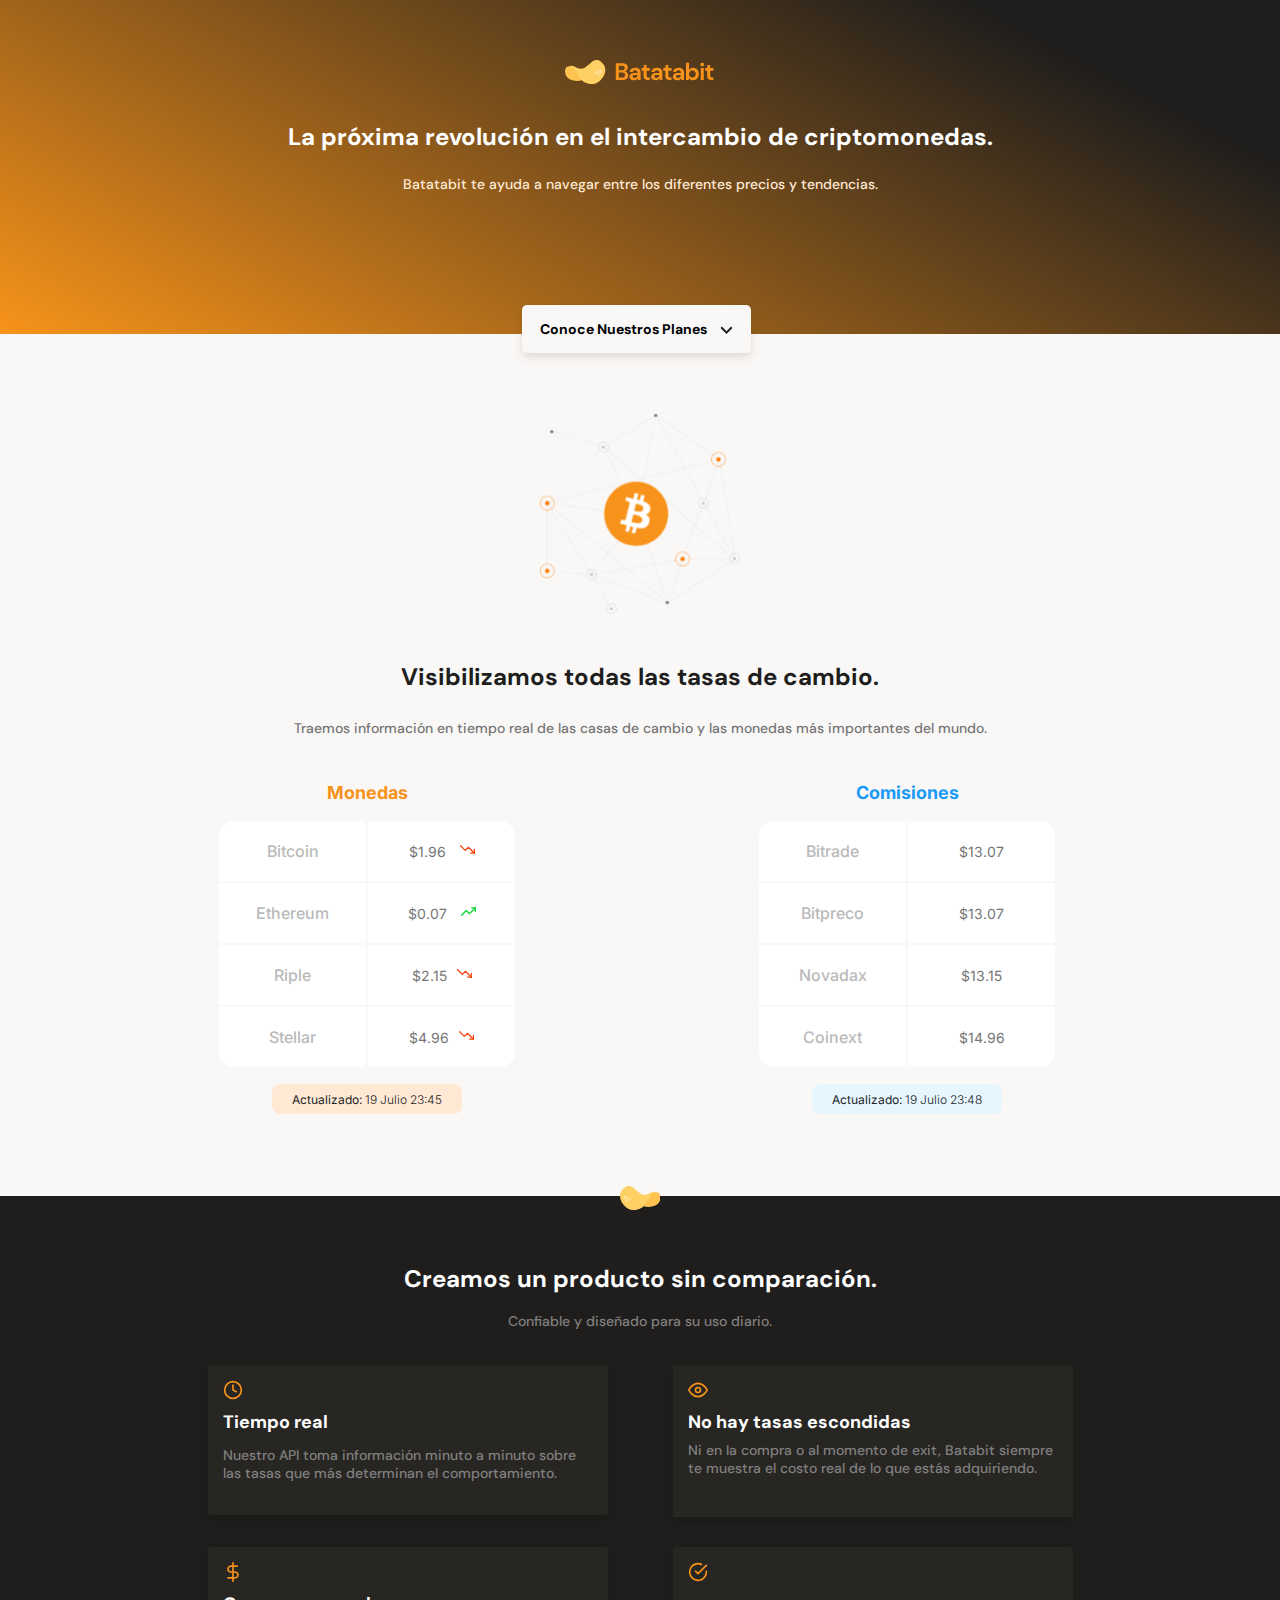
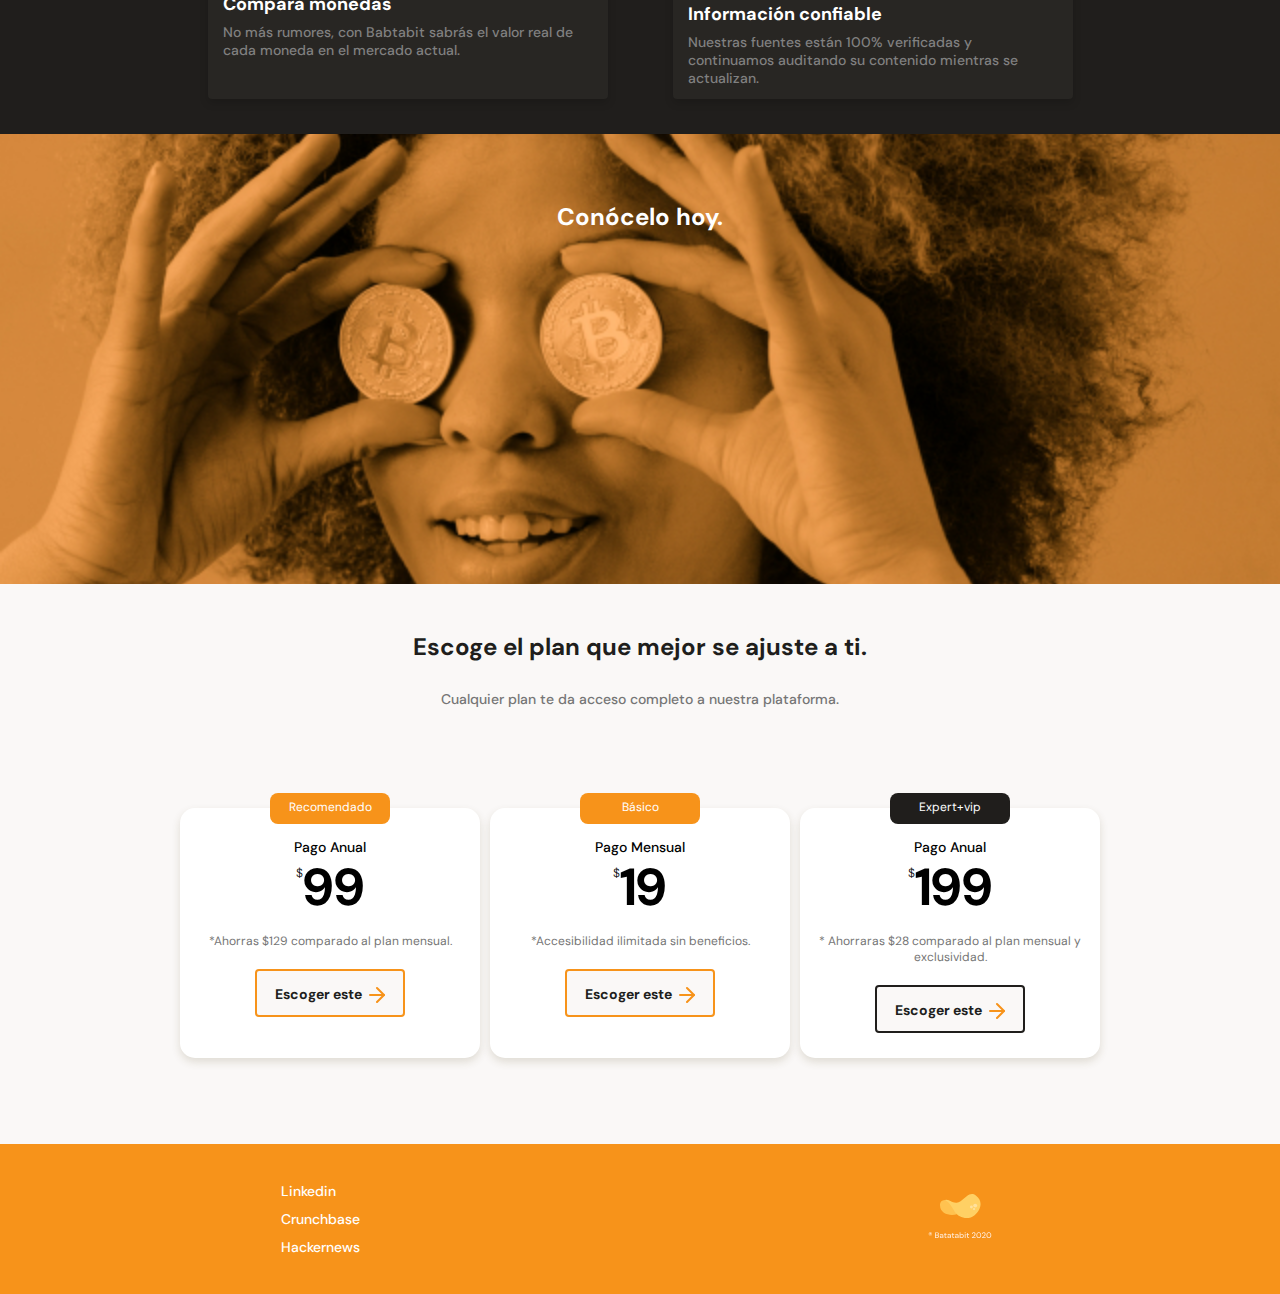
<file: index.html>
<!DOCTYPE html>
<html lang="en">
<head>
    <meta charset="UTF-8">
    <meta http-equiv="X-UA-Compatible" content="IE=edge">
    <meta name="viewport" content="width=device-width, initial-scale=1.0">
    <title>Document</title>
    <link rel="stylesheet" href="./css/style.css">
    <link rel="preconnect" href="https://fonts.googleapis.com">
    <link rel="preconnect" href="https://fonts.gstatic.com" crossorigin>
    <link href="https://fonts.googleapis.com/css2?family=DM+Sans:wght@400;500;700&family=Inter:wght@300;500&display=swap" rel="stylesheet">
    <link rel="stylesheet" href="./css/tablet.css" media="(min-width:930px)">
    <link rel="stylesheet" href="./css/desktop.css" media="(min-width:1086px)">
</head>
<body>
    <header>
        <img src="./assets/icons/logo.svg" alt="Logo">
        <div class="header-title-container">
            <h1>La próxima revolución en el intercambio de criptomonedas.</h1>
            <p>Batatabit te ayuda a navegar entre los diferentes precios y tendencias.</p>
            <a href="#plans" class="header-button">Conoce Nuestros Planes <span></span></a>
        </div>
    </header>
    <main>
        <section class="main-exchange-container">
            <div class="backgroundImg"></div>
            <div class="main-exchange-container-title">
                <h2>Visibilizamos todas las tasas de cambio.</h2>
                <p>Traemos información en tiempo real de las casas de cambio y las monedas más importantes del mundo.</p>
            </div>
            <section class="main-tables-container">
                <div class="main-currency-table">
                    <p class="currency-table--title">Monedas</p>
                    <div class="currency-table--container">
                        <table>
                            <tr>
                                <td class="table__top-left">Bitcoin</td>
                                <td class="table__top-right  table__right">$1.96 <span class="down"></span></td>
                            </tr>
                            <tr>
                                <td>Ethereum</td>
                                <td class="table__right">$0.07 <span class="up"></span></td>
                            </tr>
                            <tr>
                                <td>Riple</td>
                                <td class="table__right">$2.15<span class="down"></span></td>
                            </tr>
                            <tr>
                                <td class="table__bottom-left">Stellar</td>
                                <td class="table__bottom-right  table__right">$4.96<span class="down"></span></td>
                            </tr>
                        </table>
                    </div>
                    <div class="currency-table--date">
                        <p><b> Actualizado:</b> 19 Julio 23:45 </p>
                    </div>
                </div>

                <div class="main-commission-table">
                    <p class="commission-table--title">Comisiones</p>
                    <div class="main-commission-table--container">
                      <table>
                        <tr>
                            <td class="table__top-left">Bitrade</td>
                            <td class="table__top-right table__right">$13.07</td>
                        </tr>
                        <tr>
                            <td>Bitpreco</td>
                            <td class="table__right">$13.07</td>
                        </tr>
                        <tr>
                            <td>Novadax</td>
                            <td class="table__right">$13.15</td>
                        </tr>
                        <tr>
                            <td class="table__bottom-left">Coinext</td>
                            <td class="table__bottom-right table__right">$14.96</td>
                        </tr>
                      </table>
                    </div>
                    <div class="commission-table--date">
                        <p> <b>Actualizado:</b> 19 Julio 23:48</p>
                    </div>
                </div>
            </section>
        </section>
        
        <section class="main-product-detail">
            <span class="product-detail--batata-logo"></span>
            <div class="product-detail--title">
                <h2>Creamos un producto sin comparación.</h2>
                <p>Confiable y diseñado para su uso diario.</p>
            </div>
            <section class="product-cards--container">
                <article class="product-detail--card">
                    <span class="clock"></span>
                    <p class="product--card-title">Tiempo real</p>
                    <p class="product--card-body">Nuestro API toma información minuto a minuto sobre las tasas que más determinan el comportamiento.</p>
                </article>
                <article class="product-detail--card2">
                    <span class="eyes"></span>
                    <p class="product--card2-title">No hay tasas escondidas</p>
                    <p class="product--card2-body">Ni en la compra o al momento de exit, Batabit siempre te muestra el costo real de lo que estás adquiriendo.</p>
                </article>
                <article class="product-detail--card3">
                    <span class="dollar"></span>
                    <p class="product--card3-title">Compara monedas</p>
                    <p class="product--card3-body">No más rumores, con Babtabit sabrás el valor real de cada moneda en el mercado actual.</p>
                </article>
                <article class="product-detail--card4">
                    <span class="checkcircle"></span>
                    <p class="product--card4-title">Información confiable</p>
                    <p class="product--card4-body">Nuestras fuentes están 100% verificadas y continuamos auditando su contenido mientras se actualizan.</p>
                </article>
            </section>
        </section>
        <section class="bitcoin-img-container">
            <h2>Conócelo hoy.</h2>
        </section>
        <section id="plans" class="main-plans-container">
            <div class="plans-title">
                <h2>Escoge el plan que mejor se ajuste a ti.</h2>
                <p>Cualquier plan te da acceso completo a nuestra plataforma.</p>
            </div>
            <section class="plans-container--slider">
                <article class="plans-container--card">
                    <p class="recommended">Recomendado</p>
                    <div class="plan-info-container">
                        <h3 class="plan-card--title">Pago Anual</h3>
                        <p class="plan-card--price"><span>$</span>99</p>
                        <p class="plan-card--saving">*Ahorras $129 comparado al plan mensual.</p>
                        <button class="plan-card--ca">Escoger este <span></span></button>
                    </div>
                </article>
                <article class="plans-container--card2">
                    <p class="basic">Básico</p>
                    <div class="plan-info-container2">
                        <h3 class="plan-card--title2">Pago Mensual</h3>
                        <p class="plan-card--price2"><span>$</span>19</p>
                        <p class="plan-card--saving2">*Accesibilidad ilimitada sin beneficios.</p>
                        <button class="plan-card--ca2">Escoger este <span></span></button>
                    </div>
                </article>
                <article class="plans-container--card3">
                    <p class="expert">Expert+vip</p>
                    <div class="plan-info-container3">
                        <h3 class="plan-card--title3">Pago Anual</h3>
                        <p class="plan-card--price3"><span>$</span>199</p>
                        <p class="plan-card--saving3">* Ahorraras $28 comparado al plan mensual y exclusividad.</p>
                        <button class="plan-card--ca3">Escoger este <span></span></button>
                    </div>
                </article>
            </section>
        </section>
    </main>
    <footer>
        <section class="left">
            <ul>
                <li><a href="#">Linkedin</a></li>
                <li><a href="#">Crunchbase</a></li>
                <li><a href="#">Hackernews</a></li>
            </ul>
        </section>
        <section class="right">
            <img src="./assets/img/logo-footer.svg" alt="Logo de Batata 2021">
        </section>
    </footer>
</body>
</html>
</file>
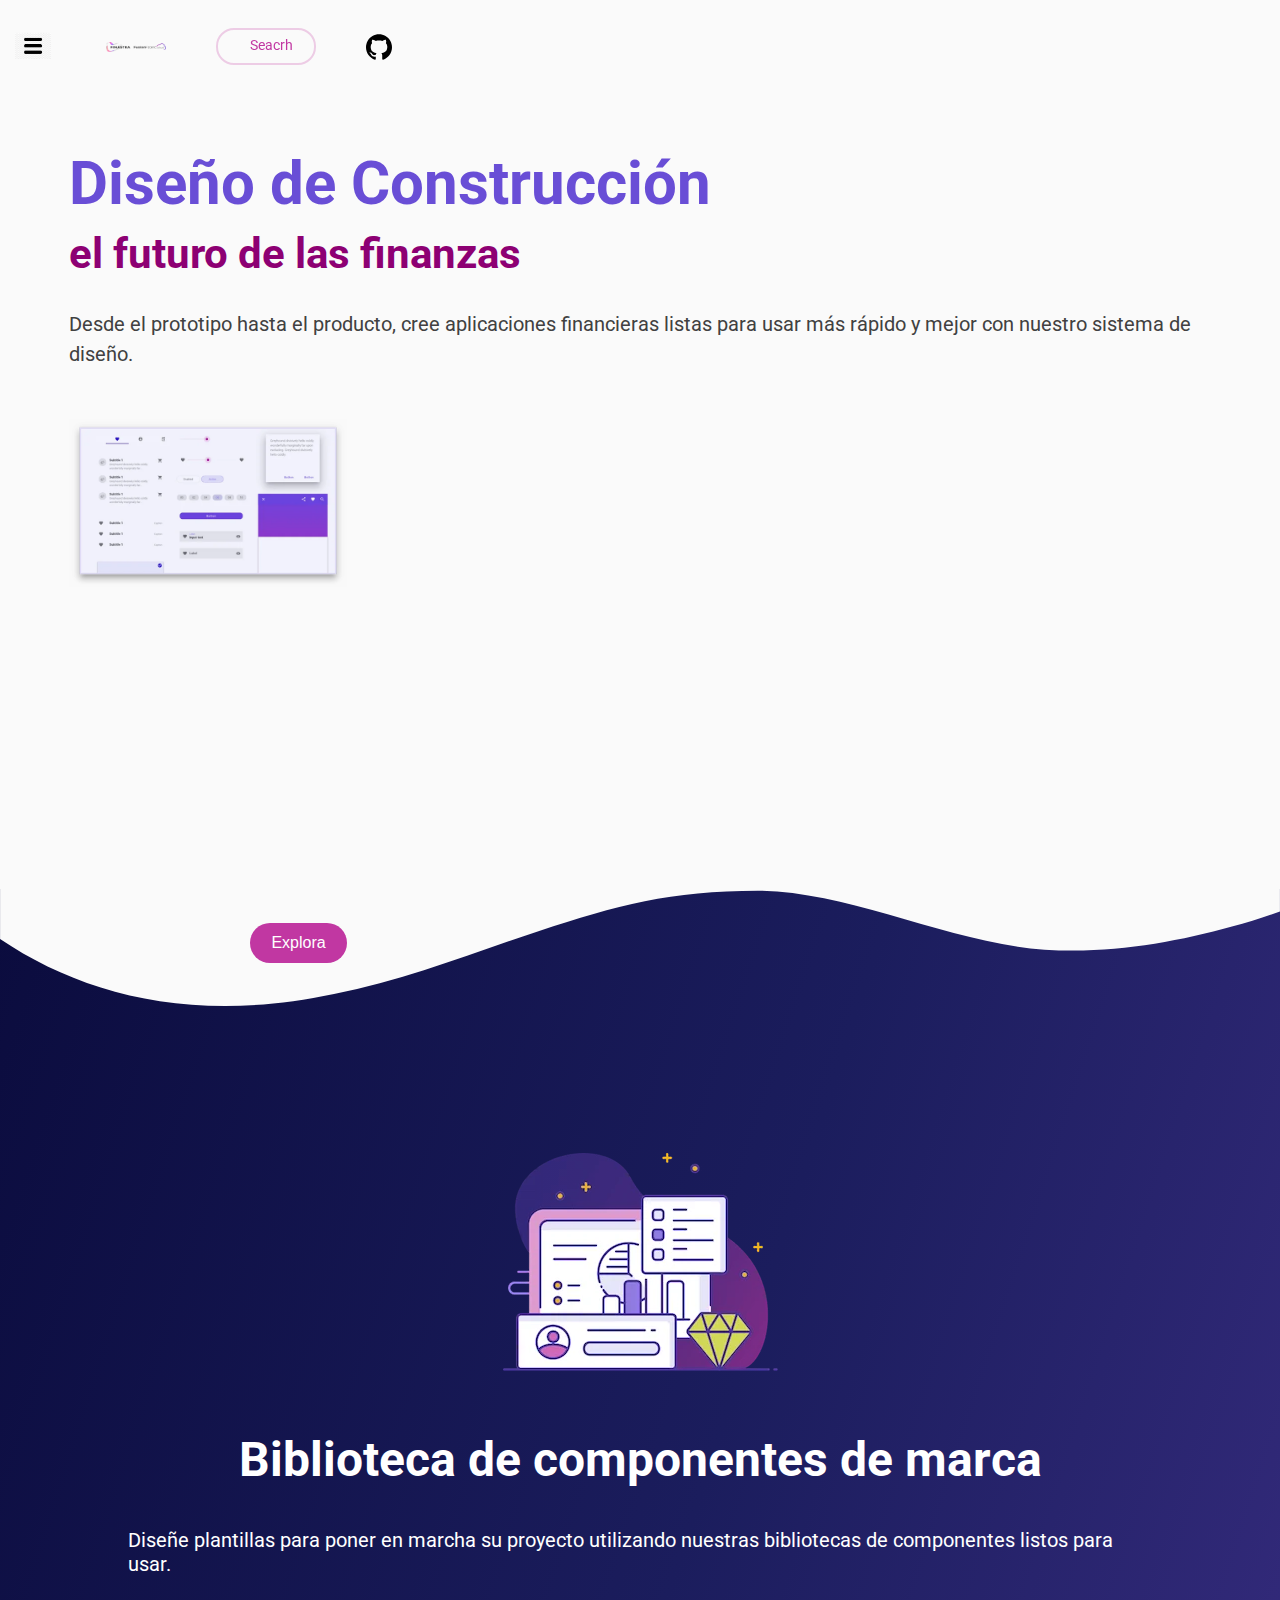
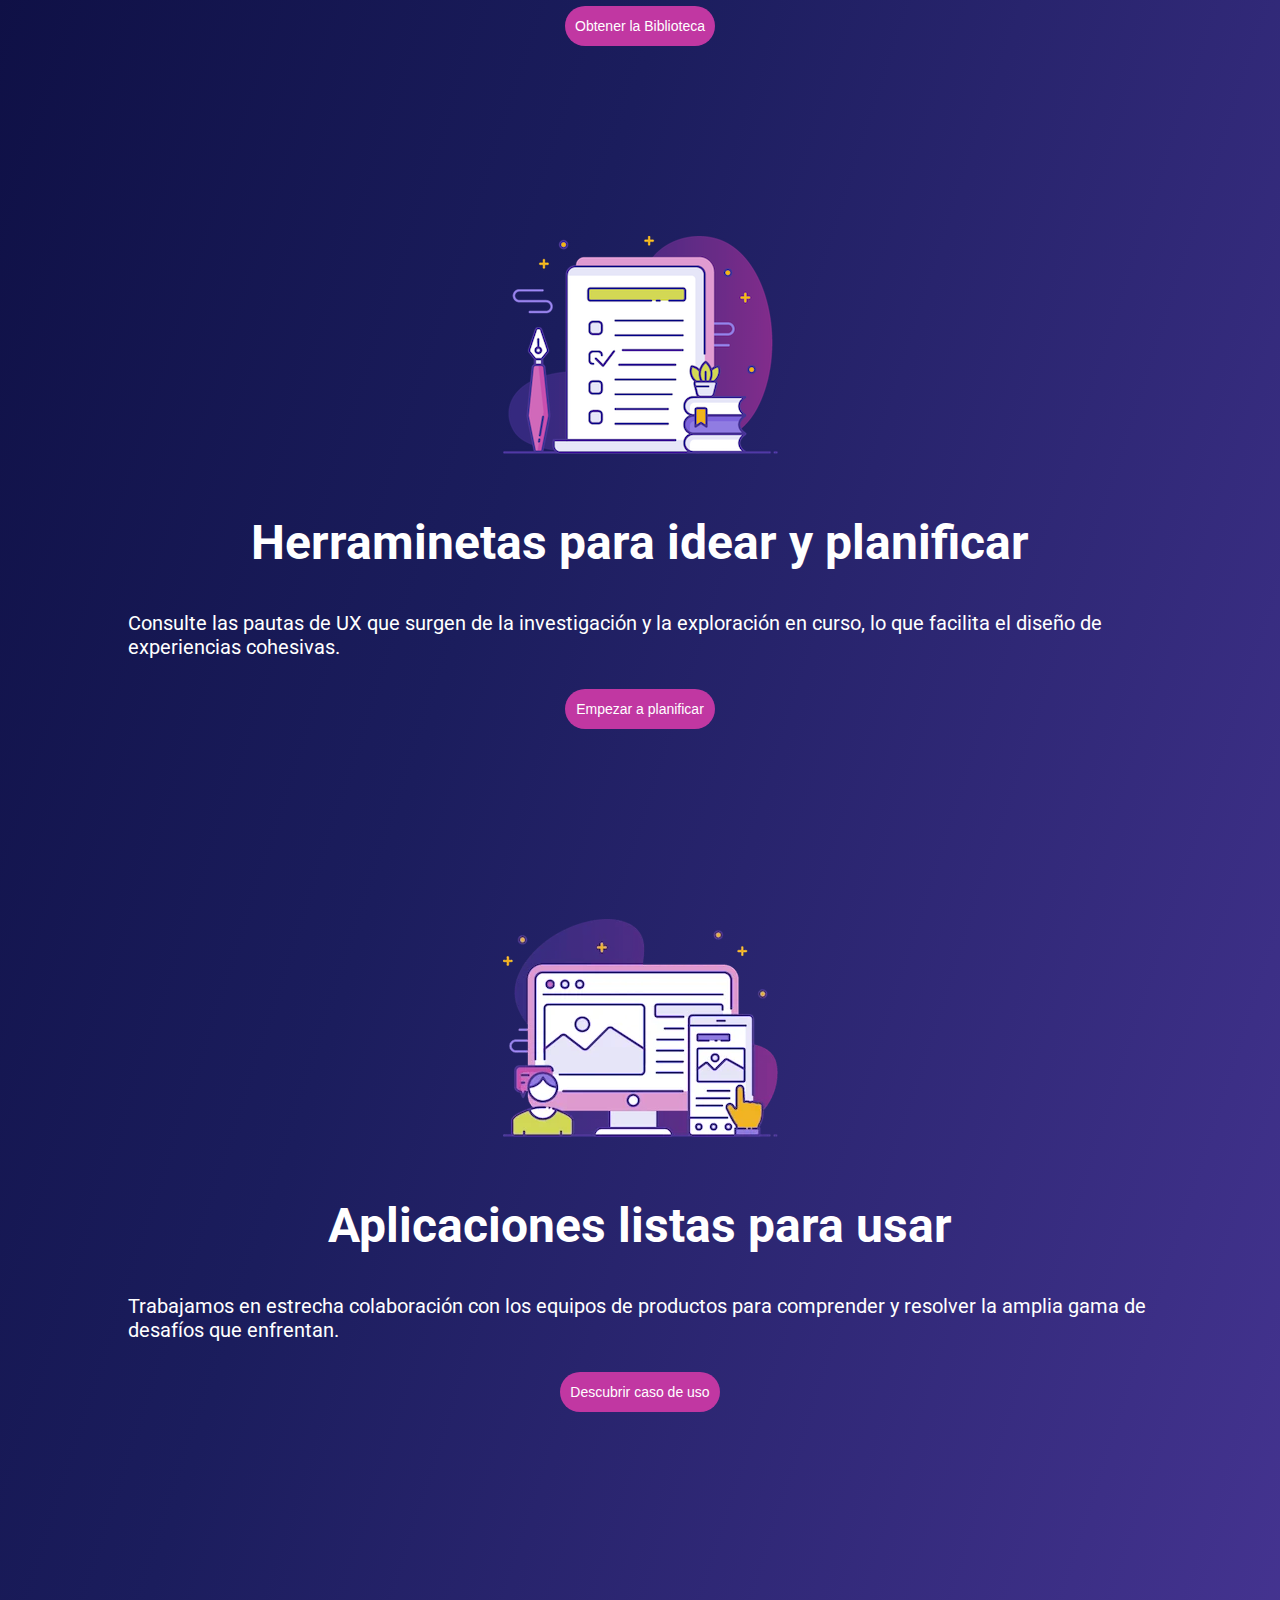
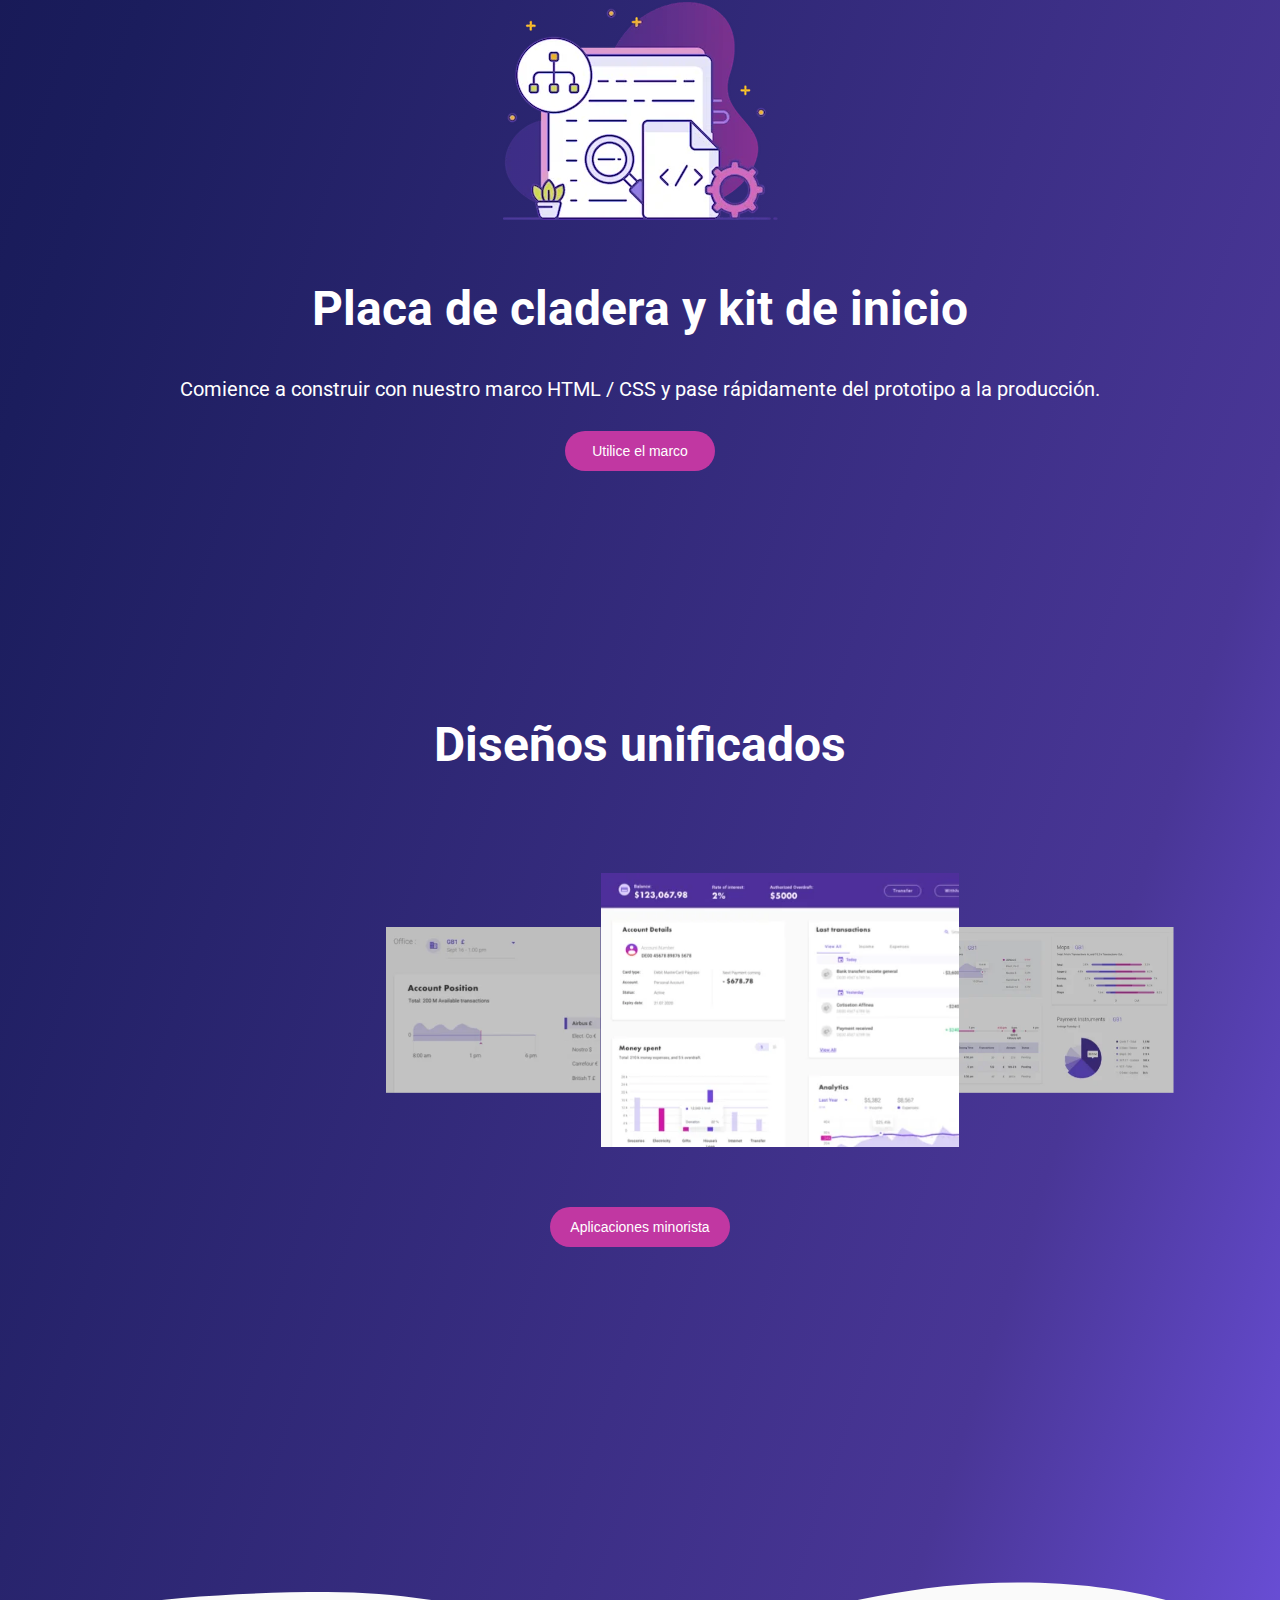
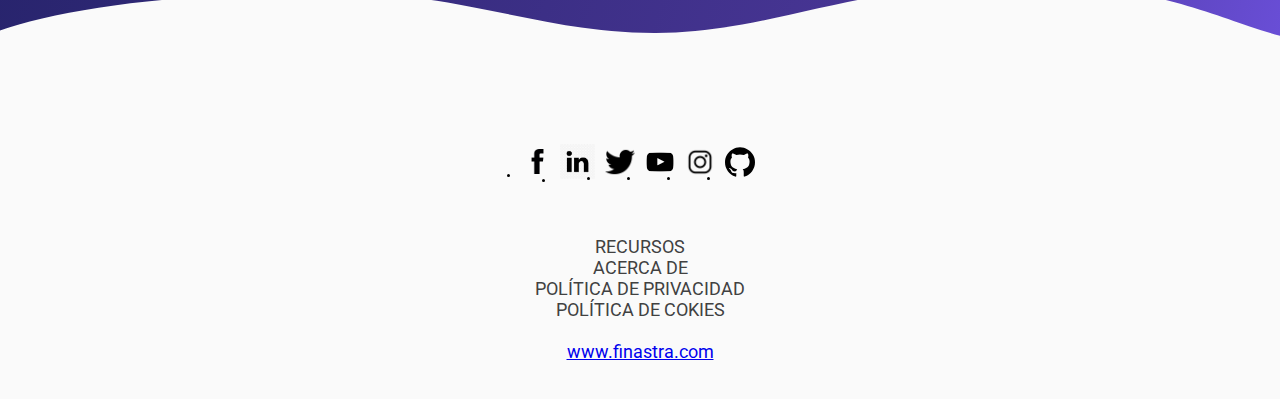
<file: proyectos/Finastra/home.html>
<!DOCTYPE html>
<html lang="en">
<head>
    <meta charset="UTF-8">
    <meta http-equiv="X-UA-Compatible" content="IE=edge">
    <meta name="viewport" content="width=device-width, initial-scale=1.0">
    <title>Finastra design System</title>
    <link rel="stylesheet" href="./css/style-1.css">
    <link rel="shortcut icon" href="./css/assets/icons/favicon.ico" type="image/x-icon">
    <link rel="preconnect" href="https://fonts.googleapis.com">
    <link rel="preconnect" href="https://fonts.gstatic.com" crossorigin>
    <link href="https://fonts.googleapis.com/css2?family=Roboto:ital,wght@1,500&display=swap" rel="stylesheet"> 
    <link rel="stylesheet" href="./css/tablet.css" media="(min-width:600px)">
</head>

<body>
    <header>
        <div class="position-sticky">
            <img src="./css/assets/icons/menu.webp" alt="Menú" class="despegable">
        </div>
            <img class="header-logo" src="./css/assets/icons/ffdc-finastra-logo (1).webp" alt="Logo">
        <div class="header-container">
            <p><span class="lupa-icon"></span>Seacrh</p>
        </div>  
        <div class="img-github">
            <img class="github" src="./css/assets/icons/github-logo.svg" alt="GitHub">
        </div>          
    </header>

    <main>
        <section class="main-container--diseño">
            <article class="diseño--body">
                <div class="container-body">
                    <h1>Diseño de Construcción</h1>
                    <h2>el futuro de las finanzas</h2>
                    <p> Desde el prototipo hasta el producto, cree aplicaciones financieras listas para usar más rápido y mejor con nuestro sistema de diseño. </p>
                </div>
                <div class="backgroundImg"></div>
                <div class="post-img">
                    <img src="./css/assets/img/video.webp" alt="Viedo-1">
                </div>
            </article>
        </section>
        
        <section class="container-landing"> 
            <div class="landing-entry">
                <button class="main-button">Explora</button>
                <div class="container-targs">
                    <div class="container-landing--body">
                        <img src="./css/assets/img/01.webp" alt="Image-1">
                        <h2>Biblioteca de componentes de marca</h2>
                        <p> Diseñe plantillas para poner en marcha su proyecto utilizando nuestras bibliotecas de componentes listos para usar. </p>
                        <button>Obtener la Biblioteca</button>
                    </div>
                    <div class="landig--body2"> 
                        <img src="./css/assets/img/02.png" alt="Image-2">
                        <h2>Herraminetas para idear y planificar</h2>
                        <p> Consulte las pautas de UX que surgen de la investigación y la exploración en curso, lo que facilita el diseño de experiencias cohesivas. </p>
                        <button>Empezar a planificar</button>
                    </div>
                    <div class="landig--body3">
                        <img src="./css/assets/img/03.webp" alt="Image-3">
                        <h2>Aplicaciones listas para usar</h2>
                        <p>Trabajamos en estrecha colaboración con los equipos de productos para comprender y resolver la amplia gama de desafíos que enfrentan. </p>
                        <button>Descubrir caso de uso</button>
                    </div>
                    <div class="landig--body4">
                        <img src="./css/assets/img/04.webp" alt="Image-4">
                        <h2>Placa de cladera y kit de inicio</h2>
                        <p> Comience a construir con nuestro marco HTML / CSS y pase rápidamente del prototipo a la producción. </p>
                        <button>Utilice el marco</button>
                    </div>
                    <div class="landig--body5">
                        <h2>Diseños unificados</h2>
                        <div class="grid-img">
                            <img class="img-1" src="./css/assets/img/retail1.webp" alt="Image-5">
                            <img class="img-2" src="./css/assets/img/retail2.webp" alt="Image-6">
                            <img class="img-3" src="./css/assets/img/retail3.webp" alt="Inage-7">
                        </div>
                        <button>Aplicaciones minorista</button>
                    </div>
                </div>
            </div>
        </section>
    </main>

    <footer>
        <div class="footer--container">
            <ul class="container--list1">
                <li class="logo-1">
                    <a href="#"><img src="./css/assets/icons/facebook.webp" alt="Facebook"></a>
                </li>
                <li class="logo-2">
                    <a href="#"><img src="./css/assets/icons/linkedin.webp" alt="linkedin"></a>
                </li>
                <li class="logo-3">
                    <a href="#"><img src="./css/assets/icons/twitter.webp" alt="twitter"></a>
                </li>
                <li class="logo-4">
                    <a href="#"><img src="./css/assets/icons/yotube.webp" alt="Youtube"></a>
                </li>
                <li class="logo-5">
                    <a href="#"><img src="./css/assets/icons/instagram.webp" alt="instagram"></a>
                </li>
                <li class="logo-6">
                    <a href="#"><img src="./css/assets/icons/github-logo.svg" alt="GitHub"></a>
                </li>
            </ul>
        </div>    
        <div class="footer--container-2">
            <ul>
                <li>RECURSOS </li>
                <li>ACERCA DE</li>
                <li>POLÍTICA DE PRIVACIDAD</li>
                <li>POLÍTICA DE COKIES</li>
                <br>
                <li><a href="www.finastra.com"> www.finastra.com </a></li>
            </ul>
        </div>
    </footer>
</body>
</html>
</file>
<file: css/style.css>
/* 
  1.posicionamiento
  2.Modelo de caja (box model)
  3.Tipografia
  4.Efectos visuales
  5.Otras reglas
*/
:root{
    /* colores */
    --bitcoin-orange:#F7931A;
    --soft-orange:#FFE9D5;
    --secondary-blue:#1A9AF7;
    --soft-blue:#E7F5FF;
    --black:#282623;
    --warm-black:#201E1C;
    --gre:#BABABA;
    --off-white:#FAF8F7;
    --just-white:#FFFFFF;
    --product-container:#808080;
}
*{
    box-sizing: border-box;
    margin: 0;
    padding: 0;
}
html{
    font-size: 62.5%;
    font-family: 'DM Sans', sans-serif;
}
header{
    position:relative;
    display: flex;
    flex-direction: column;
    justify-content: center;    
    width: 100%;
    min-width: 320px;/*es el tamaño mas pequeño en moviles*/
    height: 334px;
    text-align: center;
    background: linear-gradient(207.8deg, #201E1C 16.69%, #F7931A 100%); /*el linear-gradient es para el fondo difuminado*/
}
header img{
    width: 150px;
    height: 24px;
    margin-top: 60px;
    align-self: center; /*esta es la forma de centrar a un elemento que tenga un contenedor con display:flex*/
}

.header-title-container{
    width: 90%;
    min-width: 288px;
    max-width: 900px;/*es para llegue a los 900px este deja de crecer*/
    height: 218px;
    margin-top: 40px;
    text-align: center;
    align-self: center;
}
.header-title-container h1{
    font-size: 2.4rem;
    font-weight: bold;/*es para el peso de la fuente*/
    line-height: 2.6rem;/*es la dimension que van a tener entre lineas*/
    color: var(--just-white);
}
.header-title-container p{
    margin-top: 25px;
    font-size: 1.4rem;
    font-weight: 500;
    line-height: 1.8rem;
    color: var(--soft-orange);
}
.header-title-container .header-button{
    position: absolute;
    left: calc(50% - 118px); /*nos ayud a general un calculo*/
    top: 270px;
    display: block;
    margin-top: 35px;
    padding: 15px;
    width: 229px;
    height: 48px;
    background-color: var(--off-white);
    /* sombre */
    box-shadow: 0px 4px 8px rgba(89, 73, 30, 0.16);
    border: none;
    border-radius: 5px;
    font-size: 1.4rem;
    font-weight: bold;
    text-decoration: none;
    color: var (var(--warm-black));
}
.header-button span{
    display: inline-block;
    width: 13px;
    height: 8px;
    margin-left: 10px;
    background-image: url('../assets/icons/down-arrow.svg');
}

main{
    width: 100%;
    height:auto;
    background-color:var(--off-white) ;
}
.main-exchange-container{
    width:100%;
    height: auto;
    padding-top: 80px;
    padding-bottom: 30px;
    text-align: center;
}
.main-exchange-container-title{
    width: 90%;
    min-width:288px;
    max-width: 900px;
    margin: 0 auto;
}
.main-exchange-container .backgroundImg{
    width: 200px;
    height: 200px;
    margin: 0 auto;
    margin-bottom: 50px;
    background-image: url('../assets/img/Bitcoin.svg');
    background-size: cover;
    background-position: center;
    background-repeat: no-repeat;
}
.main-exchange-container h2{
    margin-bottom: 30px;
    font-size: 2.4rem;
    font-weight: bold;
    line-height: 2.6rem;
    color: var(--warm-black);
}
.main-exchange-container p{
    margin-bottom: 30px;
    font-size: 1.4rem;
    font-weight: 500;
    line-height: 1.6rem;
    color: #757575;
}
.main-tables-container{
    display: flex;
    height: 400px;/*tiene que se mas alto que las tarjetas*/
    overflow-x: scroll;
    overscroll-behavior-x: contain;
    scroll-snap-type: x proximity
}
.main-currency-table{
    width: 70%;
    min-width: 235px;
    max-width: 500px;
    height: 360px;
    margin: 0 20px;
    font-family: "Inter", sans-serif;
}
.main-currency-table .currency-table--title{
    margin: 15px;
    font-size: 1.8rem;
    font-weight: bold;
    line-height: 2.3rem;
    color: var(--bitcoin-orange);
}
.currency-table--container{
    width: 90%;
    min-width: 230px;
    max-width: 300px;
    height: 250px;
    margin: 0 auto;
}
.currency-table--container table{
    width: 100%;
    height: 100%;
}
.currency-table--container td{
    width: 50%; /*es para que se posicione*/
    font-size: 1.6rem;
    font-weight: 500;
    line-height: 1.9rem;
    color: var(--gre);
    background-color: var(--just-white);
}
.currency-table--container .table__top-left{
    border-radius: 15px 0 0 0;
}
.currency-table--container .table__top-right{
    border-radius: 0 15px 0 0;
}
.currency-table--container .table__bottom-left{
    border-radius: 0 0 0 15px;
}
.currency-table--container .table__bottom-right{
    border-radius: 0 0 15px 0;
}
.currency-table--container .table__right{
    font-size: 1.4rem;
    font-weight: normal;
    line-height: 1.7rem;
    color: #757575;
}
.currency-table--container .down{
    display: inline-block;
    width: 15px;
    height: 15px;
    margin-left: 10px;
    background-image: url('../assets/icons/trending-down.svg');
    background-size: cover;
    background-position:center;
    background-repeat: no-repeat;
}
.currency-table--container .up{
    display: inline-block;
    width: 15px;
    height: 15px;
    margin-left: 10px ;
    background-image: url('../assets/icons/trending-up.svg');
    background-size: cover;
    background-position: center;
    background-repeat: no-repeat;
}
.currency-table--date{
    width: 190px;
    height: 30px;
    margin: 0 auto;
    margin-top: 15px;
    padding: 8px;
    background-color: var(--soft-orange);
    border-radius: 8px;
}
.currency-table--date p{
    font-size: 1.2rem;
    font-weight: 300;
    line-height: 1.5rem;
    color: var(--warm-black);
}

.main-commission-table{
    width: 70%;
    min-width: 235px;
    max-width: 500px;
    height: 360px;
    margin: 0 20px;
    font-family: "Inter", sans-serif;
}
.main-commission-table .commission-table--title{
    margin: 15px;
    font-size: 1.8rem;
    font-weight: bold;
    line-height: 2.3rem;
    color: var(--secondary-blue);
}
.main-commission-table--container{
    width: 90%;
    min-width: 230px;
    max-width: 300px;
    height: 250px;
    margin: 0 auto;
}
.main-commission-table--container table{
    width: 100%;
    height: 100%;
}
.main-commission-table--container td{
    width: 50%; /*es para que se posicione*/
    font-size: 1.6rem;
    font-weight: 500;
    line-height: 1.9rem;
    color: var(--gre);
    background-color: var(--just-white);
}
.main-commission-table--container .table__top-left{
    border-radius: 15px 0 0 0;
}
.main-commission-table--container .table__top-right{
    border-radius: 0 15px 0 0;
}
.main-commission-table--container .table__bottom-left{
    border-radius: 0 0 0 15px;
}
.main-commission-table--container .table__bottom-right{
    border-radius: 0 0 15px 0;
}
.main-commission-table--container .table__right{
    font-size: 1.4rem;
    font-weight: normal;
    line-height: 1.7rem;
    color: #757575;
}
.commission-table--date{
    width: 190px;
    height: 30px;
    margin: 0 auto;
    margin-top: 15px;
    padding: 8px;
    background-color: var(--soft-blue);
    border-radius: 8px;
}
.commission-table--date p{
    font-size: 1.2rem;
    font-weight: 300;
    line-height: 1.5rem;
    color: var(--warm-black);
}

.main-product-detail{
    position: relative;
    width: 100%;
    min-width: 320px;
    height: auto;
    padding: 20px 10px;
    background-color: var(--warm-black);
}
.product-detail--batata-logo{
    position: absolute;
    width: 40px;
    height: 25px;
    top:-10px;
    left: calc(50% - 20px);
    background-image: url('../assets/icons/batata.svg');
}

.product-detail--title{
    width: 90%;
    min-width: 288px;
    height: auto;
    margin: 0 auto;
    margin-top:50px;
    text-align: center;
}
.product-detail--title h2{
    margin-bottom: 20px;
    font-size: 2.4rem;
    font-weight: bold;
    line-height: 2.6rem;
    color: var(--just-white);
}
.product-detail--title p{
    margin-bottom:20px;
    font-size: 1.4rem;
    font-weight: 500;
    line-height: 1.8rem;
    color: var(--product-container);
}
.product-detail--card{
    width: 90%;
    min-width: 288px;
    max-width: 400px;
    height: 150px;
    margin: 15px auto;
    padding: 15px;
    background-color: var(--black);
    border-radius: 4px;
    box-shadow: 0 4px 8px rgba(0, 0, 0, 0.16);
}
.product-detail--card .clock{
    display: inline-block;
    width: 20px;
    height:20px;
    margin-bottom:10px;
    background-image: url('../assets/icons/clock.svg');
    background-size: cover;
    background-position: center;
    background-repeat: no-repeat;
}
.product--card-title{
    margin-bottom: 15px;
    font-size: 1.8rem;
    font-weight: bold;
    line-height: 1.8rem;
    color: var(--just-white);
}
.product--card-body{
    font-size: 1.4rem;
    font-weight: 500;
    line-height: 1.8rem;
    color: var(--product-container);
}

.product-detail--card2{
    width: 90%;
    min-width: 288px;
    max-width: 400px;
    height: 152px;
    margin: 15px auto;
    padding: 15px;
    background-color: var(--black);
    box-shadow: 0px 4px 8px rgba(0, 0, 0, 0.16);
}
.product-detail--card2 .eyes{
    display: inline-block;
    width: 20px;
    height: 20px;
    margin-bottom: 10px;
    background-image: url('../assets/icons/eye.svg');
    background-size: cover;
    background-position: center;
    background-repeat: no-repeat;
}
.product--card2-title{
    margin-bottom: 10px;
    font-size: 1.8rem;
    font-weight: bold;
    line-height: 1.8rem;
    color: var(--just-white);
}
.product--card2-body{
    font-size: 1.4rem;
    font-weight: 500;
    line-height: 1.8rem;
    color: var(--product-container);
}

.product-detail--card3{
    width: 90%;
    min-width: 288px;
    max-width: 400px;
    height: 152px;
    margin: 15px auto;
    padding: 15px;
    background-color: var(--black);
    box-shadow: 0px 4px 8px rgba(0, 0, 0, 0.16);
    border-radius: 4px;
}
.product-detail--card3 .dollar{
    display: inline-block;
    width: 20px;
    height: 20px;
    margin-bottom: 10px;
    background-image: url('../assets/icons/dollar-sign.svg');
    background-size: cover;
    background-position: center;
    background-repeat: no-repeat;
}
.product--card3-title{
    margin-bottom: 10px;
    font-size: 1.8rem;
    font-weight: bold;
    line-height: 1.8rem;
    color: var(--just-white);
}
.product--card3-body{
    font-size: 1.4rem;
    font-weight: 500;
    line-height: 1.8rem;
    color: var(--product-container);
}

.product-detail--card4{
    width: 90%;
    min-width: 288px;
    max-width: 400px;
    height: 152px;
    margin: 15px auto;
    padding: 15px;
    background-color: var(--black);
    box-shadow: 0px 4px 8px rgba(0, 0, 0, 0.16);
    border-radius: 4px;
}
.product-detail--card4 .checkcircle{
    display: inline-block;
    width: 20px;
    height: 20px;
    margin-bottom: 20px;
    background-image: url('../assets/icons/check-circle.svg');
    background-size: cover;
    background-position: center;
    background-repeat: no-repeat;
}
.product--card4-title{
    margin-bottom: 10px;
    font-size: 1.8rem;
    font-weight: bold;
    line-height: 1.8rem;
    color: var(--just-white);
}
.product--card4-body{
    font-size: 1.4rem;
    font-weight: 500;
    line-height: 1.8rem;
    color: var(--product-container);
}

.bitcoin-img-container{
    width: 100%;
    min-width: 320px;
    height: 50vh; /*es como un 50%*/
    text-align: center;
    background-image: url('../assets/img/bitcoinbaby2x.jpg');
    background-size: cover;
    background-position: center;
    background-repeat: no-repeat;
}
.bitcoin-img-container h2{
    padding-top:70px;
    font-size: 2.4rem;
    font-weight: bold;
    line-height: 2.6rem;
    color: var(--just-white);
}

.main-plans-container{
    width:100%;
    min-width: 320px;    
    padding-bottom: 70px;
    text-align: center
}

.plans-title {
    width: 90%;
    min-width: 320px;
    height: auto;
    margin: 0 auto;
    margin-bottom:50px;
}
.plans-title h2{
    padding-top: 50px;
    font-size: 2.4rem;
    font-weight: bold;
    line-height: 2.6rem;
    color: var(--warm-black);
}
.plans-title p{
    padding-top: 30px;
    font-size: 1.4rem;
    font-weight: 500;
    line-height: 1.8rem;
    color: #757575;
}

/* hacer el scroll horizontal */
.plans-container--slider{
    display:flex;
    height: 316px;/*tiene que se mas alto que las tarjetas*/
    overflow-x: scroll;
    overscroll-behavior-x: contain;
    scroll-snap-type: x proximity;
}
/* las tarjetas deben de tener una regla para la animacion */
.plans-container--card{
    position:relative;
    width: 70%;
    min-width: 190px;
    max-width:300px;/*esto es para que no crezca tanto, para luego acomodarlo con mediacueris*/
    height: 250px;
    margin: 50px 5px 0;
    padding:0 15px; /*nos ayuda a centrarlo y a crear un borde*/
    background-color: var(--just-white);
    box-shadow: 0 4px 8px rgba(89, 73, 30, 0.16);
    border-radius: 15px;
}
.recommended{
    position: absolute;
    width: 120px;
    height: 31px;
    padding:6px; /*para centrar un parrafo*/
    top: -15px;
    left: calc(50% - 60px);
    font-size: 1.2rem;
    background-color: var(--bitcoin-orange);
    border-radius: 8px;
    color: var(--just-white);
}
.plan-card--title{
    padding-top:30px;
    font-size:1.4rem;
    font-weight: 500;
    line-height: 1.8rem;
    color: black;
}
.plan-card--price{
    padding: 5px 0;
    font-size: 5.2rem;
    font-weight: bold;
    line-height: 5.3rem;
    color: black;
}
.plan-card--price span{
    position: relative; bottom: 28px;
    font-size: 1.2rem;
    font-weight: 300;
}
.plan-card--saving{
    font-size: 1.2rem;
    color: #757575;
}
.plan-card--ca{
    width: 150px;
    height: 48px;
    margin-top: 20px;
    background-color: #faf8f7;
    border: 2px solid var(--bitcoin-orange);
    border-radius: 4px;
    font-family: 'DM Sans', sans-serif;
    font-size:1.4rem;
    font-weight:bold;
    line-height: 1.8rem;
    color: var(--warm-black);
}
.plan-card--ca span{
    display:inline-block;
    width:20px;
    height: 20px;
    background-image: url('../assets/icons/orange-right-arrow.svg');
    vertical-align: text-bottom;
}

.plans-container--card2{
    position:relative;
    scroll-snap-align:center;/*esto ayuda a que me jale al centro*/
    width: 70%;
    min-width: 190px;
    max-width:300px;/*esto es para que no crezca tanto, para luego acomodarlo con mediacueris*/
    height: 250px;
    margin: 50px 5px 0;
    padding:0 15px; /*nos ayuda a centrarlo y a crear un borde*/
    background-color: var(--just-white);
    box-shadow: 0 4px 8px rgba(89, 73, 30, 0.16);
    border-radius: 15px;
}
.basic{
    position: absolute;
    width: 120px;
    height: 31px;
    padding:6px; /*para centrar un parrafo*/
    top: -15px;
    left: calc(50% - 60px);
    font-size: 1.2rem;
    background-color: var(--bitcoin-orange);
    border-radius: 8px;
    color: var(--just-white);
}
.plan-card--title2{
    padding-top:30px;
    font-size:1.4rem;
    font-weight: 500;
    line-height: 1.8rem;
    color: black;
}
.plan-card--price2{
    padding: 5px 0;
    font-size: 5.2rem;
    font-weight: bold;
    line-height: 5.3rem;
    color: black;
}
.plan-card--price2 span{
    position: relative; bottom: 28px;
    font-size: 1.2rem;
    font-weight: 300;
}
.plan-card--saving2{
    font-size: 1.2rem;
    color: #757575;
}
.plan-card--ca2{
    width: 150px;
    height: 48px;
    margin-top: 20px;
    background-color: #faf8f7;
    border: 2px solid var(--bitcoin-orange);
    border-radius: 4px;
    font-family: 'DM Sans', sans-serif;
    font-size:1.4rem;
    font-weight:bold;
    line-height: 1.8rem;
    color: var(--warm-black);
}
.plan-card--ca2 span{
    display:inline-block;
    width:20px;
    height: 20px;
    background-image: url('../assets/icons/orange-right-arrow.svg');
    vertical-align: text-bottom;
}

.plans-container--card3{
    position:relative;
    width: 70%;
    min-width: 190px;
    max-width:300px;/*esto es para que no crezca tanto, para luego acomodarlo con mediacueris*/
    height: 250px;
    margin: 50px 5px 0;
    padding:0 15px; /*nos ayuda a centrarlo y a crear un borde*/
    background-color: var(--just-white);
    box-shadow: 0 4px 8px rgba(89, 73, 30, 0.16);
    border-radius: 15px;
}
.expert{
    position: absolute;
    width: 120px;
    height: 31px;
    padding:6px; /*para centrar un parrafo*/
    top: -15px;
    left: calc(50% - 60px);
    font-size: 1.2rem;
    background-color: var(--warm-black);
    border-radius: 8px;
    color: var(--just-white);
}
.plan-card--title3{
    padding-top:30px;
    font-size:1.4rem;
    font-weight: 500;
    line-height: 1.8rem;
    color: black;
}
.plan-card--price3{
    padding: 5px 0;
    font-size: 5.2rem;
    font-weight: bold;
    line-height: 5.3rem;
    color: black;
}
.plan-card--price3 span{
    position: relative; bottom: 28px;
    font-size: 1.2rem;
    font-weight: 300;
}
.plan-card--saving3{
    font-size: 1.2rem;
    color: #757575;
}
.plan-card--ca3{
    width: 150px;
    height: 48px;
    margin-top: 20px;
    background-color: #faf8f7;
    border: 2px solid var(--warm-black);
    border-radius: 4px;
    font-family: 'DM Sans', sans-serif;
    font-size:1.4rem;
    font-weight:bold;
    line-height: 1.8rem;
    color: var(--warm-black);
}
.plan-card--ca3 span{
    display:inline-block;
    width:20px;
    height: 20px;
    background-image: url('../assets/icons/orange-right-arrow.svg');
    vertical-align: text-bottom;
}

footer{
    display:flex;
    width:100%;
    height: 150px;
    background-color: var(--bitcoin-orange);
}
footer section{
    display:flex;
    width:50%;
    justify-content: center;
    align-items: center;
}
footer .left ul{
    font-size: 1.4rem;
    font-weight: 500;
    line-height:1.8rem;
    list-style: none;
}
.left li{
    margin:10px 0
}
.left a{
    text-decoration: none;
    color:var(--just-white);
}
</file>
<file: css/tablet.css>
.product-cards--container{
    display:flex;
    flex-wrap: wrap;
    width: 930px;/*es donde queremos el cambio*/
    margin:0 auto;
}
.plans-container--slider{
    justify-content: center;
    overflow-y: hidden;
}
</file>
<file: css/desktop.css>
.main-tables-container{
    width: 1086px;
    margin: 0 auto;
    overflow-x: hidden;
}
.plans-container--slider{
    overflow-y: hidden;
    overflow-x: hidden;
}
</file>
<file: proyectos/Finastra/css/style-1.css>
:root{
    --color-primary:rgba(105,78,214);
    --color-primary-lighter: rgba(233,229,249);
    --color-primary-darker: rgba(6,5,70);
    --color-secondary: rgba(193,55,162);
    --color-secondary-lighter: rgba(249,154,224);
    --color-secondary-darker: rgba(141,0,115);
    --color-warn: rgba(228,0,70);
    --color-warn-lighter: rgba(234,63,116);
    --color-warn-darker: rgba(159,0,48);
    --color-gradient: rgba(var(--color-primary),1),rgba(var(--color-secondary),1);
    --color-background: rgba(250,250,250);
    --text-color: rgba(65,65,65);
    --text-color-primary: rgba(255,255,255);
    --text-color-primary-lighter: rgba(0,0,0);
    --text-color-primary-darker: rgba(255,255,255);
    --text-color-secondary: rgba(255,255,255);
    --text-color-secondary-lighter: rgba(65,65,65);
    --text-color-secondary-darker: rgba(255,255,255);
    --text-color-warn: rgba(255,255,255);
    --text-color-warn-lighter: rgba(255,255,255);
    --text-color-warn-darker: rgba(255,255,255);
    --text-color-gradient: rgba(255,255,255);
}

*{
    box-sizing: border-box;
    margin: 0;
    padding:0;
}
html{
    font-size: 62.5%;
    font-family: 'Roboto', sans-serif;
}
body{
    background-color: var(--color-background);
}
header{
    display: flex;
    width: 100%;
    min-width: 320px;
    height: 35px;
    margin-top: 29px;
    align-items: center;
    /* background-color: steelblue; */
}

.position-sticky img{
    position: sticky;top: 0;
    width: 36px;
    height: 26px;
    
}
.header-logo{
    width:100px;
    height: 50px;  
    padding: 20px;
}
.header-container{  
    display: flex;
    max-width: 900px;
    height: auto;
}
.header-container p{
    position: relative;
    width: 100px;
    height: 37px;
    margin-left: 10px;
    padding: 5px 0;
    padding-top: 7px;
    padding-left: 32px;
    font-size: 1.4rem;
    color: var(--color-secondary);
    border: 2px solid #edcce5;
    border-radius: 18px;
}
.lupa-icon{
    position: absolute;right: 70px;top: 6px;
    width: 12px;
    height: 15px;
    background-image: url('https://img.icons8.com/android/24/000000/search.png');
    background-repeat: no-repeat;
    background-position:center;
    background-size: contain;
}
.img-github{
    margin: 15px;
}
.github{
    width:25px;
    height: 25px;
    margin-left: 10px;
    margin-top: 2px;
}

main{
    width: 100%;
    height:auto;
}
.main-container--diseño{
    width: 90%;
    height: 653px;
    margin-top: 85px;
    margin-left: auto;
    margin-right: auto;
    padding: 0 5px;
}
.diseño--body{
    height: 700px;
}
.container-body h1{
    width: auto;
    font-size: 5rem;
    font-weight: bold;
    line-height: 7rem;
    color: var(--color-primary)
}
.container-body h2{
    width: auto;
    font-size: 4.2rem;
    font-weight: bold;
    line-height: 7rem;
    color: var(--color-secondary-darker);
}
.container-body p{
    width: auto;
    margin-top: 20px;
    font-size: 2rem;
    font-weight: normal;
    line-height: 3rem;
    color: var(--text-color);
}
.post-img img{
    width: 278px;
    height: auto;
    margin-top: 30px;
}

.container-landing{
    margin-bottom: 50px;
}
.landing-entry{
    width: 100%;
    /* height: 4300px; */
    margin-bottom: 100px;
    margin-top: 20px;
    padding-bottom: 65px;
    color: var(--text-color-primary);
    background: url(./assets/icons/wave.svg) no-repeat top -1px center,url(./assets/icons/wave_bottom.svg) no-repeat bottom -1px center,linear-gradient(to right bottom,#0b0c3e 0,#1b1d5d 35%,#493696 85%,#694ed6);
}

.main-button {
    position: relative;
    width: 97px;
    height: 40px;
    margin-top: 40px;
    margin-left: 130px;
    padding: 0 20px;
    font-size: 1.6rem;
    color: var(--text-color-primary);
    background-color:var(--color-secondary);
    border: none;
    border-radius: 21px;
}   

.container-landing--body{
    width: 80%;
    height: auto;
    margin-top: 190px;
    margin-left: auto;
    margin-right: auto;
}

.container-landing--body h2{
    padding-top: 60px;
    font-size: 4rem;
    font-weight: bold;
}
.container-landing--body p{
    padding-top: 40px;
    font-size: 2rem;
}
.container-landing--body button{
    width: 150px;
    height: 40px;
    margin-top: 30px;
    font-size: 1.4rem;
    color: var(--text-color-primary);
    background-color:var(--color-secondary);
    border: none;
    border-radius: 21px;
}
.landig--body2{
    width: 80%;
    height: auto;
    margin-top: 190px;
    margin-left: auto;
    margin-right: auto;
}
.landig--body2 h2{
    padding-top: 60px;
    font-size: 4rem;
    font-weight: bold;
}
.landig--body2 p{
    padding-top: 40px;
    font-size: 2rem;
}
.landig--body2 button{
    width: 150px;
    height: 40px;
    margin-top: 30px;
    font-size: 1.4rem;
    color: var(--text-color-primary);
    background-color:var(--color-secondary);
    border: none;
    border-radius: 21px;
}
.landig--body3{
    width: 80%;
    height: auto;
    margin-top: 190px;
    margin-left: auto;
    margin-right: auto;
}
.landig--body3 h2{
    padding-top: 60px;
    font-size: 4rem;
    font-weight: bold;
}
.landig--body3 p{
    padding-top: 40px;
    font-size: 2rem;
}
.landig--body3 button{
    width: 160px;
    height: 40px;
    margin-top: 30px;
    font-size: 1.4rem;
    color: var(--text-color-primary);
    background-color:var(--color-secondary);
    border: none;
    border-radius: 21px;
}
.landig--body4{
    width: 80%;
    height: auto;
    margin-top: 190px;
    margin-left: auto;
    margin-right: auto;
}
.landig--body4 h2{
    padding-top: 60px;
    font-size: 4rem;
    font-weight: bold;
}
.landig--body4 p{
    padding-top: 40px;
    font-size: 2rem;
}
.landig--body4 button{
    width: 150px;
    height: 40px;
    margin-top: 30px;
    font-size: 1.4rem;
    color: var(--text-color-primary);
    background-color:var(--color-secondary);
    border: none;
    border-radius: 21px;
}
.landig--body5{
    width: 80%;
    height: auto;
    margin-top: 185px;
    margin-left: auto;
    margin-right: auto;
}
.landig--body5 h2{
    padding-top: 60px;
    font-size: 4rem;
    font-weight: bold;
}
.grid-img{
    display: flex;
    width: 35%;
    margin-top: 100px;
    align-items: center;
}
.img-1{
    width: 60%;
}
.img-2{
    width: 100%;
}
.img-3{  
    width: 60%;
}
.landig--body5 button{
    width: 180px;
    height: 40px;
    margin-top: 60px;
    font-size: 1.4rem;
    color: var(--text-color-primary);
    background-color:var(--color-secondary);
    border: none;
    border-radius: 21px;
}
    
footer{
    /* display: flex; */
    width: 100%;
    height: 260px;
}
.footer--container{
    margin-bottom: 50px;
}
.container--list1{
  display: flex;
  justify-content: center;
  align-items: center;
  cursor: pointer;
}

.logo-1 a img{
    width: 25px;
    height: 25px;
    margin: 5px;
    
}
.logo-2 a img{
    width: 35px;
    height: 35px;
    margin: 5px;
}
.logo-3 a img{
    width: 30px;
    height: 30px;
    margin: 5px;
}
.logo-4 a img{
    width: 30px;
    height: 30px;
    margin: 5px;
}
.logo-5 a img{
    width: 30px;
    height: 30px;
    margin: 5px;
}
.logo-6 a img{
    width: 30px;
    height: 30px;
    margin: 5px;
}
.footer--container-2{
    display: flex;
    justify-content: center;
    text-align: center;
    font-size: 1.8rem;
    cursor: pointer;
}
.footer--container-2 ul{
    list-style: none;
    color: var(--text-color);
}
</file>
<file: proyectos/Finastra/css/tablet.css>
.position-sticky img{
    margin-left: 15px;
}
header img{
    width: 250px;
    height: 60px;
    margin-left: 35px ;
}
.header-container p{
    margin-left: 30px;
}
.github{
    width: 26px;
    height: 26px;
    margin-left: 35px;
}

.container-body h1{
    font-size: 6rem;
}
.main-container--diseño{
    height: 720px;
    padding: 0 5px;
}
.post-img img{
   
    height: auto;
    margin-top: 50px;
}
.main-button{
    margin-left: 250px;
    margin-top: 34px;
}
.container-landing--body {
    display: flex;
    align-items: center;
    flex-direction: column;
}

.container-landing--body h2{
    font-size: 4.8rem;
}
.landig--body2 {
    display: flex;
    align-items: center;
    flex-direction: column;
}
.landig--body2 h2{
    font-size: 4.8rem;
}
.landig--body3 {
    display: flex;
    align-items: center;
    flex-direction: column;
}
.landig--body3 h2{
    font-size: 4.8rem;
}
.landig--body4 {
    display: flex;
    align-items: center;
    flex-direction: column;
}
.landig--body4 h2{
    font-size: 4.8rem;
}
.landig--body5 {
    display: flex;
    align-items: center;
    flex-direction: column;
}
.landig--body5 h2{
    font-size: 4.8rem;
}
.grid-img{
    margin-right: 150px;
}
.landing-entry{
    height: 3950px;
}
</file>
